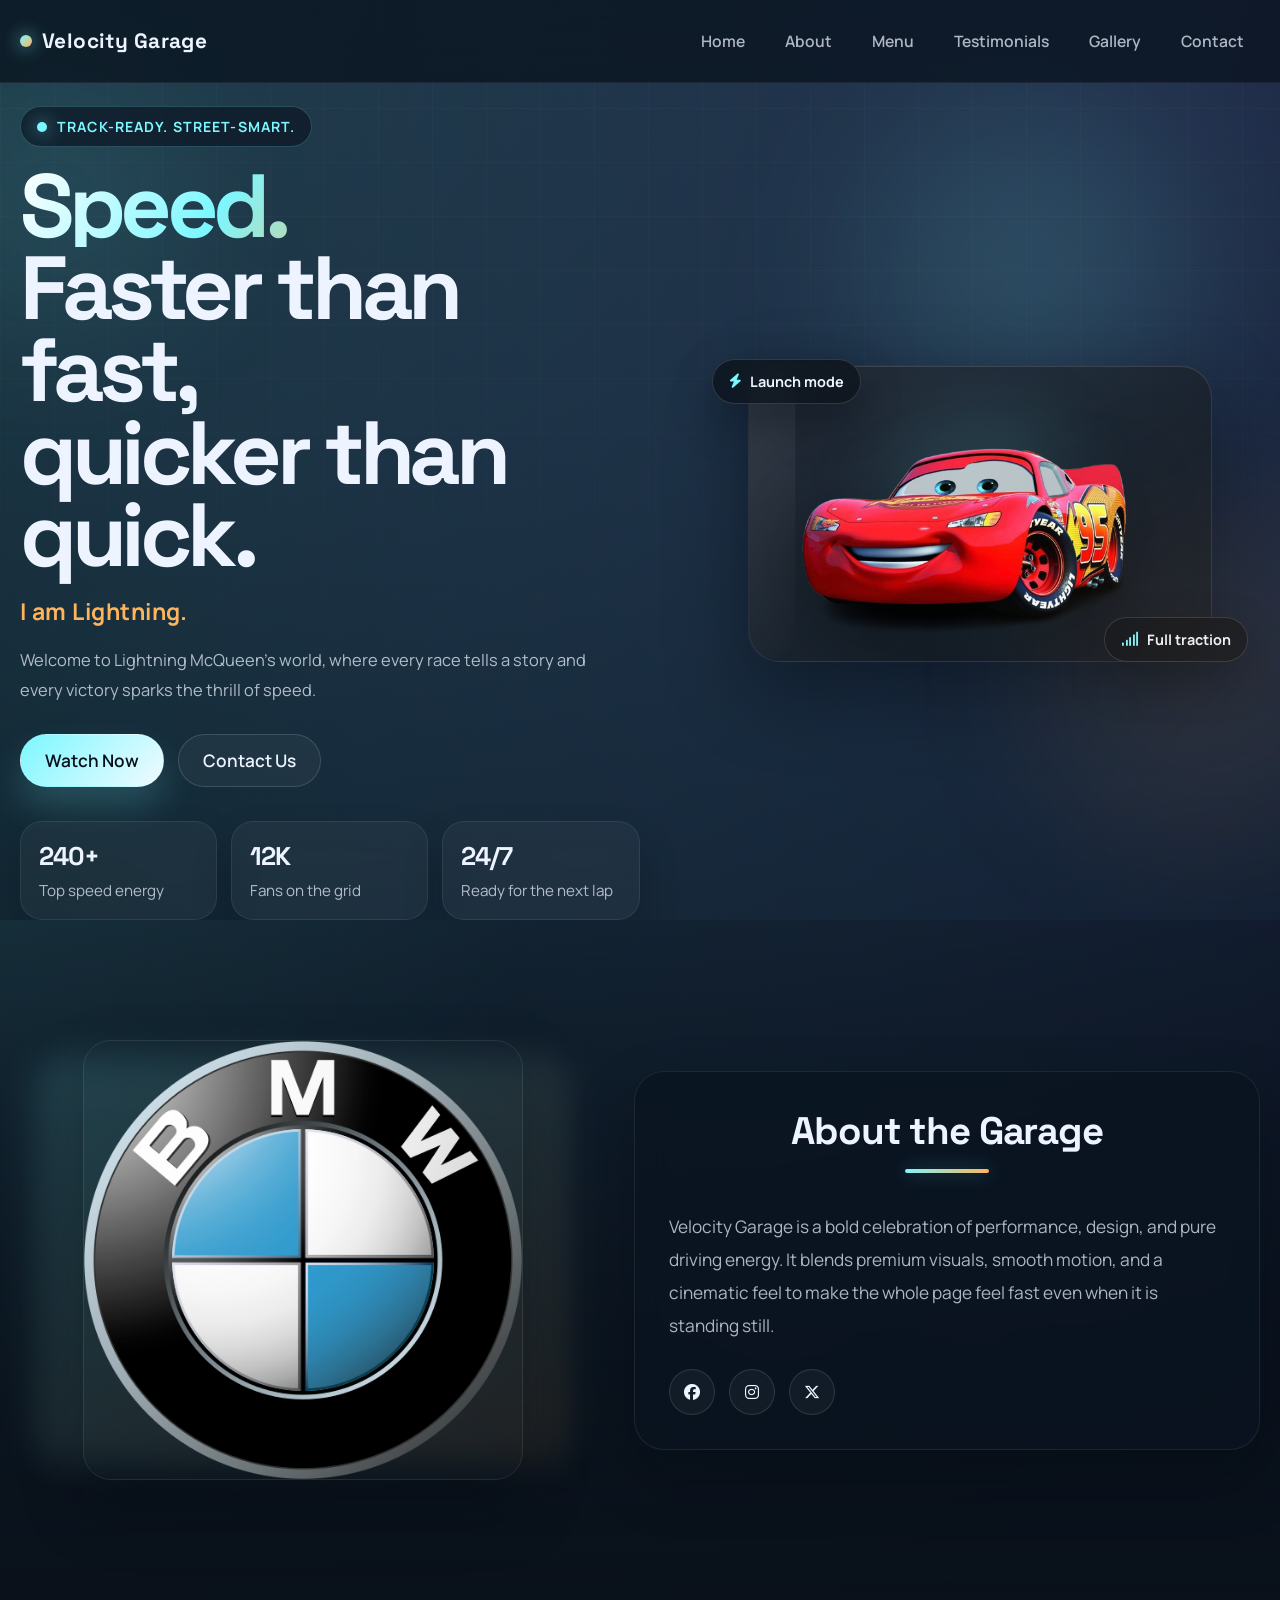
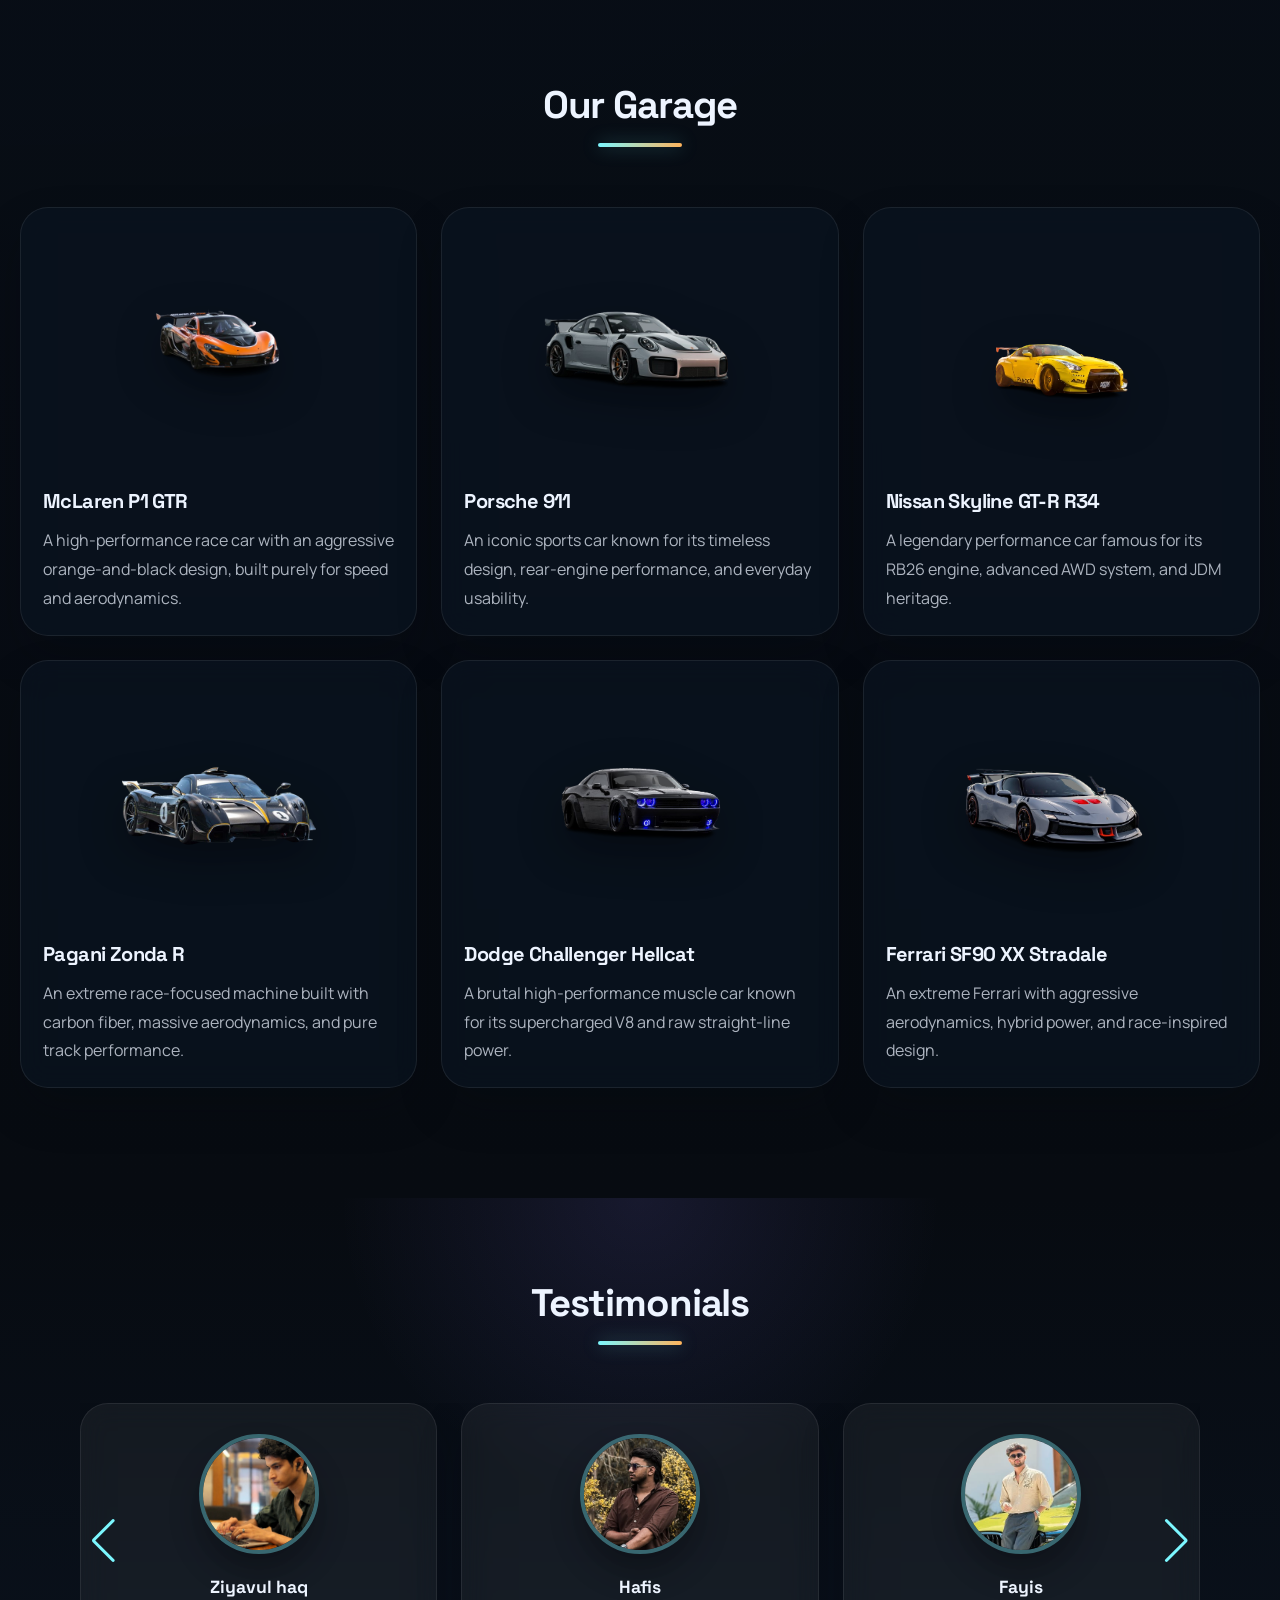
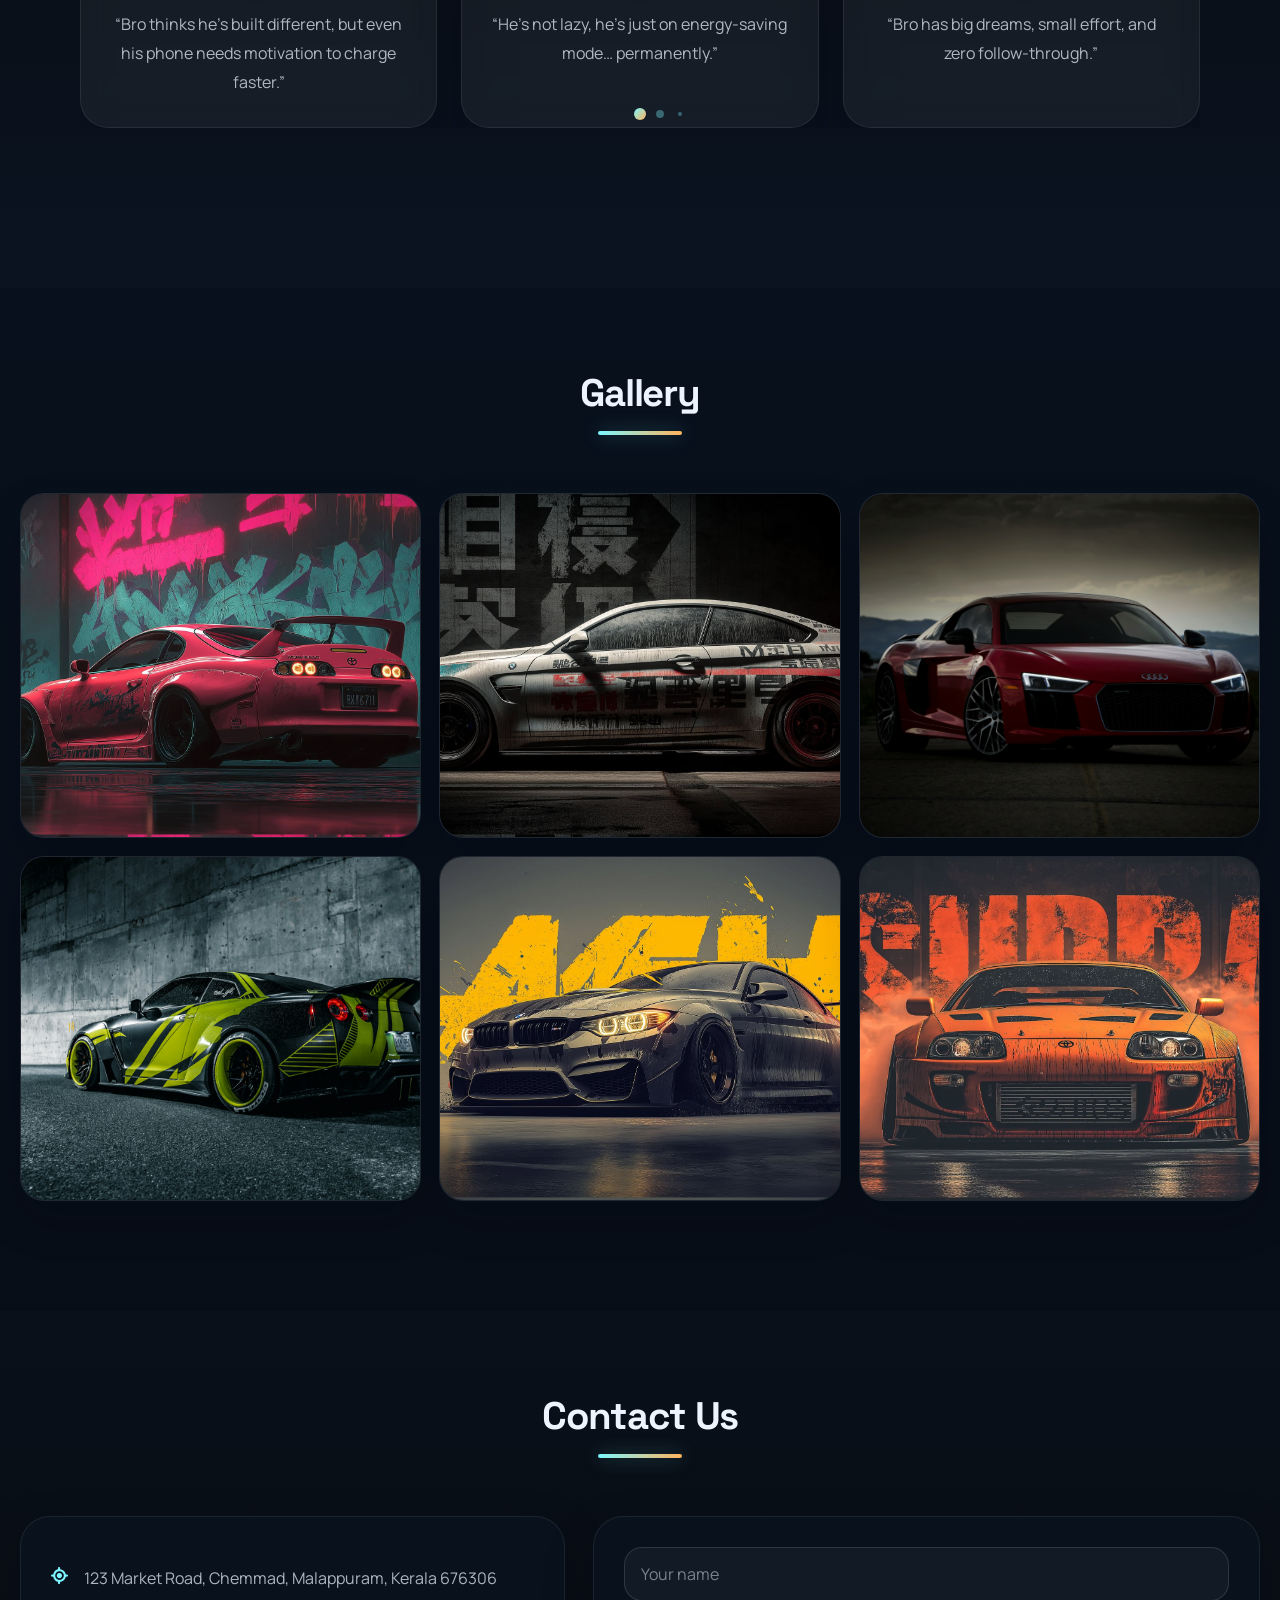
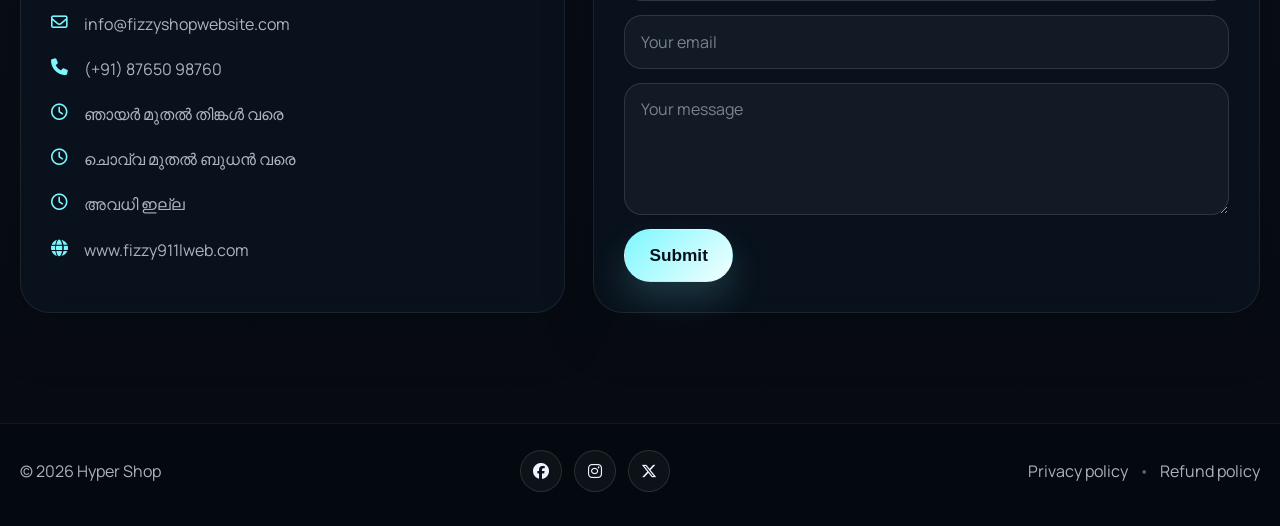
<file: index.html>
<!DOCTYPE html>
<html lang="en">
  <head>
    <meta charset="UTF-8" />
    <meta name="viewport" content="width=device-width, initial-scale=1.0" />
    <title>Velocity Garage</title>
    <link rel="icon" href="favicon.svg" type="image/svg+xml" />
    <link rel="stylesheet" href="https://cdnjs.cloudflare.com/ajax/libs/font-awesome/6.6.0/css/all.min.css" />
    <link rel="stylesheet" href="https://cdn.jsdelivr.net/npm/swiper@11/swiper-bundle.min.css" />
    <link rel="stylesheet" href="test.css" />
  </head>
  <body>
    <header>
      <nav class="navbar">
        <a href="#home" class="nav-logo">
          <h2 class="logo-text">Velocity Garage</h2>
        </a>
        <ul class="nav-menu">
          <button id="menu-close-button" class="fas fa-times" aria-label="Close menu"></button>
          <li class="nav-item">
            <a href="#home" class="nav-link">Home</a>
          </li>
          <li class="nav-item">
            <a href="#about" class="nav-link">About</a>
          </li>
          <li class="nav-item">
            <a href="#menu" class="nav-link">Menu</a>
          </li>
          <li class="nav-item">
            <a href="#testimonials" class="nav-link">Testimonials</a>
          </li>
          <li class="nav-item">
            <a href="#gallery" class="nav-link">Gallery</a>
          </li>
          <li class="nav-item">
            <a href="#contact" class="nav-link">Contact</a>
          </li>
        </ul>
        <button id="menu-open-button" class="fas fa-bars" aria-label="Open menu"></button>
      </nav>
    </header>

    <main>
      <section class="hero-section" id="home">
        <div class="section-content">
          <div class="hero-details reveal is-visible">
            <div class="hero-kicker">Track-ready. Street-smart.</div>
            <h1 class="hero-title">
              <span class="title-line accent">Speed.</span>
              <span class="title-line">Faster than fast,</span>
              <span class="title-line">quicker than quick.</span>
            </h1>
            <p class="hero-subtitle">I am Lightning.</p>
            <p class="hero-description">
              Welcome to Lightning McQueen’s world, where every race tells a story and every victory sparks the thrill of speed.
            </p>
            <div class="hero-actions">
              <a href="#gallery" class="button order-now">Watch Now</a>
              <a href="#contact" class="button contact-us">Contact Us</a>
            </div>
            <div class="hero-metrics">
              <div class="metric-card">
                <strong>240+</strong>
                <span>Top speed energy</span>
              </div>
              <div class="metric-card">
                <strong>12K</strong>
                <span>Fans on the grid</span>
              </div>
              <div class="metric-card">
                <strong>24/7</strong>
                <span>Ready for the next lap</span>
              </div>
            </div>
          </div>

          <div class="hero-image-wrapper reveal is-visible">
            <div class="hero-image-shell">
              <img src="images/coffee-hero-section.png" alt="Hero visual" class="hero-image" />
            </div>
            <div class="floating-chip top"><i class="fa-solid fa-bolt"></i> Launch mode</div>
            <div class="floating-chip bottom"><i class="fa-solid fa-signal"></i> Full traction</div>
          </div>
        </div>
      </section>

      <section class="about-section" id="about">
        <div class="section-content">
          <div class="about-image-wrapper reveal">
            <img src="images/about-image.jpg" alt="About the garage" class="about-image" />
          </div>
          <div class="about-details reveal">
            <h2 class="section-title">About the Garage</h2>
            <p class="text">
              Velocity Garage is a bold celebration of performance, design, and pure driving energy. It blends premium visuals,
              smooth motion, and a cinematic feel to make the whole page feel fast even when it is standing still.
            </p>
            <div class="social-link-list">
              <a href="https://www.facebook.com/BMW/" class="social-link"><i class="fa-brands fa-facebook"></i></a>
              <a href="https://www.instagram.com/bmw/" class="social-link"><i class="fa-brands fa-instagram"></i></a>
              <a href="https://x.com/BMW" class="social-link"><i class="fa-brands fa-x-twitter"></i></a>
            </div>
          </div>
        </div>
      </section>

      <section class="menu-section" id="menu">
        <h2 class="section-title reveal">Our Garage</h2>
        <div class="section-content">
          <ul class="menu-list">
            <li class="menu-item reveal">
              <img src="images/hot-beverages.png" alt="McLaren P1 GTR" class="menu-image" />
              <div class="menu-details">
                <h3 class="name">McLaren P1 GTR</h3>
                <p class="text">
                  A high-performance race car with an aggressive orange-and-black design, built purely for speed and aerodynamics.
                </p>
              </div>
            </li>
            <li class="menu-item reveal">
              <img src="images/cold-beverages.png" alt="Porsche 911" class="menu-image" />
              <div class="menu-details">
                <h3 class="name">Porsche 911</h3>
                <p class="text">
                  An iconic sports car known for its timeless design, rear-engine performance, and everyday usability.
                </p>
              </div>
            </li>
            <li class="menu-item reveal">
              <img src="images/refreshment.png" alt="Nissan Skyline GT-R R34" class="menu-image" />
              <div class="menu-details">
                <h3 class="name">Nissan Skyline GT-R R34</h3>
                <p class="text">
                  A legendary performance car famous for its RB26 engine, advanced AWD system, and JDM heritage.
                </p>
              </div>
            </li>
            <li class="menu-item reveal">
              <img src="images/special-combo.png" alt="Pagani Zonda R" class="menu-image" />
              <div class="menu-details">
                <h3 class="name">Pagani Zonda R</h3>
                <p class="text">
                  An extreme race-focused machine built with carbon fiber, massive aerodynamics, and pure track performance.
                </p>
              </div>
            </li>
            <li class="menu-item reveal">
              <img src="images/desserts.png" alt="Dodge Challenger Hellcat" class="menu-image" />
              <div class="menu-details">
                <h3 class="name">Dodge Challenger Hellcat</h3>
                <p class="text">
                  A brutal high-performance muscle car known for its supercharged V8 and raw straight-line power.
                </p>
              </div>
            </li>
            <li class="menu-item reveal">
              <img src="images/burger-frenchfries.png" alt="Ferrari SF90 XX Stradale" class="menu-image" />
              <div class="menu-details">
                <h3 class="name">Ferrari SF90 XX Stradale</h3>
                <p class="text">
                  An extreme Ferrari with aggressive aerodynamics, hybrid power, and race-inspired design.
                </p>
              </div>
            </li>
          </ul>
        </div>
      </section>

      <section class="testimonials-section" id="testimonials">
        <h2 class="section-title reveal">Testimonials</h2>
        <div class="section-content">
          <div class="slider-wrapper swiper reveal">
            <ul class="testimonials-list swiper-wrapper">
              <li class="testimonial swiper-slide">
                <img src="images/user-2.jpg" alt="User" class="user-image" />
                <h3 class="name">Ziyavul haq</h3>
                <i class="feedback">“Bro thinks he’s built different, but even his phone needs motivation to charge faster.”</i>
              </li>
              <li class="testimonial swiper-slide">
                <img src="images/user-3.png" alt="User" class="user-image" />
                <h3 class="name">Hafis</h3>
                <i class="feedback">“He’s not lazy, he’s just on energy-saving mode… permanently.”</i>
              </li>
              <li class="testimonial swiper-slide">
                <img src="images/user-4.png" alt="User" class="user-image" />
                <h3 class="name">Fayis</h3>
                <i class="feedback">“Bro has big dreams, small effort, and zero follow-through.”</i>
              </li>
              <li class="testimonial swiper-slide">
                <img src="images/user-5.jpg" alt="User" class="user-image" />
                <h3 class="name">Muddasir</h3>
                <i class="feedback">“Best decaf I&apos;ve tried! Smooth and flavorful. Arrived promptly.”</i>
              </li>
            </ul>
            <div class="swiper-pagination"></div>
            <div class="swiper-slide-button swiper-button-prev"></div>
            <div class="swiper-slide-button swiper-button-next"></div>
          </div>
        </div>
      </section>

      <section class="gallery-section" id="gallery">
        <h2 class="section-title reveal">Gallery</h2>
        <div class="section-content">
          <ul class="gallery-list">
            <li class="gallery-item reveal">
              <img src="images/gallery-1.jpg" alt="Gallery Image" class="gallery-image" />
            </li>
            <li class="gallery-item reveal">
              <img src="images/gallery-2.jpg" alt="Gallery Image" class="gallery-image" />
            </li>
            <li class="gallery-item reveal">
              <img src="images/gallery-3.jpg" alt="Gallery Image" class="gallery-image" />
            </li>
            <li class="gallery-item reveal">
              <img src="images/gallery-4.jpg" alt="Gallery Image" class="gallery-image" />
            </li>
            <li class="gallery-item reveal">
              <img src="images/gallery-5.jpg" alt="Gallery Image" class="gallery-image" />
            </li>
            <li class="gallery-item reveal">
              <img src="images/gallery-6.jpg" alt="Gallery Image" class="gallery-image" />
            </li>
          </ul>
        </div>
      </section>

      <section class="contact-section" id="contact">
        <h2 class="section-title reveal">Contact Us</h2>
        <div class="section-content">
          <ul class="contact-info-list reveal">
            <li class="contact-info">
              <i class="fa-solid fa-location-crosshairs"></i>
              <p>123 Market Road, Chemmad, Malappuram, Kerala 676306</p>
            </li>
            <li class="contact-info">
              <i class="fa-regular fa-envelope"></i>
              <p>info@fizzyshopwebsite.com</p>
            </li>
            <li class="contact-info">
              <i class="fa-solid fa-phone"></i>
              <p>(+91) 87650 98760</p>
            </li>
            <li class="contact-info">
              <i class="fa-regular fa-clock"></i>
              <p>ഞായർ മുതൽ തിങ്കൾ വരെ</p>
            </li>
            <li class="contact-info">
              <i class="fa-regular fa-clock"></i>
              <p>ചൊവ്വ മുതൽ ബുധൻ വരെ</p>
            </li>
            <li class="contact-info">
              <i class="fa-regular fa-clock"></i>
              <p>അവധി ഇല്ല</p>
            </li>
            <li class="contact-info">
              <i class="fa-solid fa-globe"></i>
              <p>www.fizzy911lweb.com</p>
            </li>
          </ul>

          <form action="#" class="contact-form reveal">
            <input type="text" placeholder="Your name" class="form-input" required />
            <input type="email" placeholder="Your email" class="form-input" required />
            <textarea placeholder="Your message" class="form-input" required></textarea>
            <button type="submit" class="button submit-button">Submit</button>
          </form>
        </div>
      </section>

      <footer class="footer-section">
        <div class="section-content reveal">
          <p class="copyright-text">© 2026 Hyper Shop</p>
          <div class="social-link-list">
            <a href="#" class="social-link"><i class="fa-brands fa-facebook"></i></a>
            <a href="#" class="social-link"><i class="fa-brands fa-instagram"></i></a>
            <a href="#" class="social-link"><i class="fa-brands fa-x-twitter"></i></a>
          </div>
          <p class="policy-text">
            <a href="#" class="policy-link">Privacy policy</a>
            <span class="separator">•</span>
            <a href="#" class="policy-link">Refund policy</a>
          </p>
        </div>
      </footer>
    </main>

    <script src="https://cdn.jsdelivr.net/npm/swiper@11/swiper-bundle.min.js"></script>
    <script src="test.js"></script>
  </body>
</html>
</file>
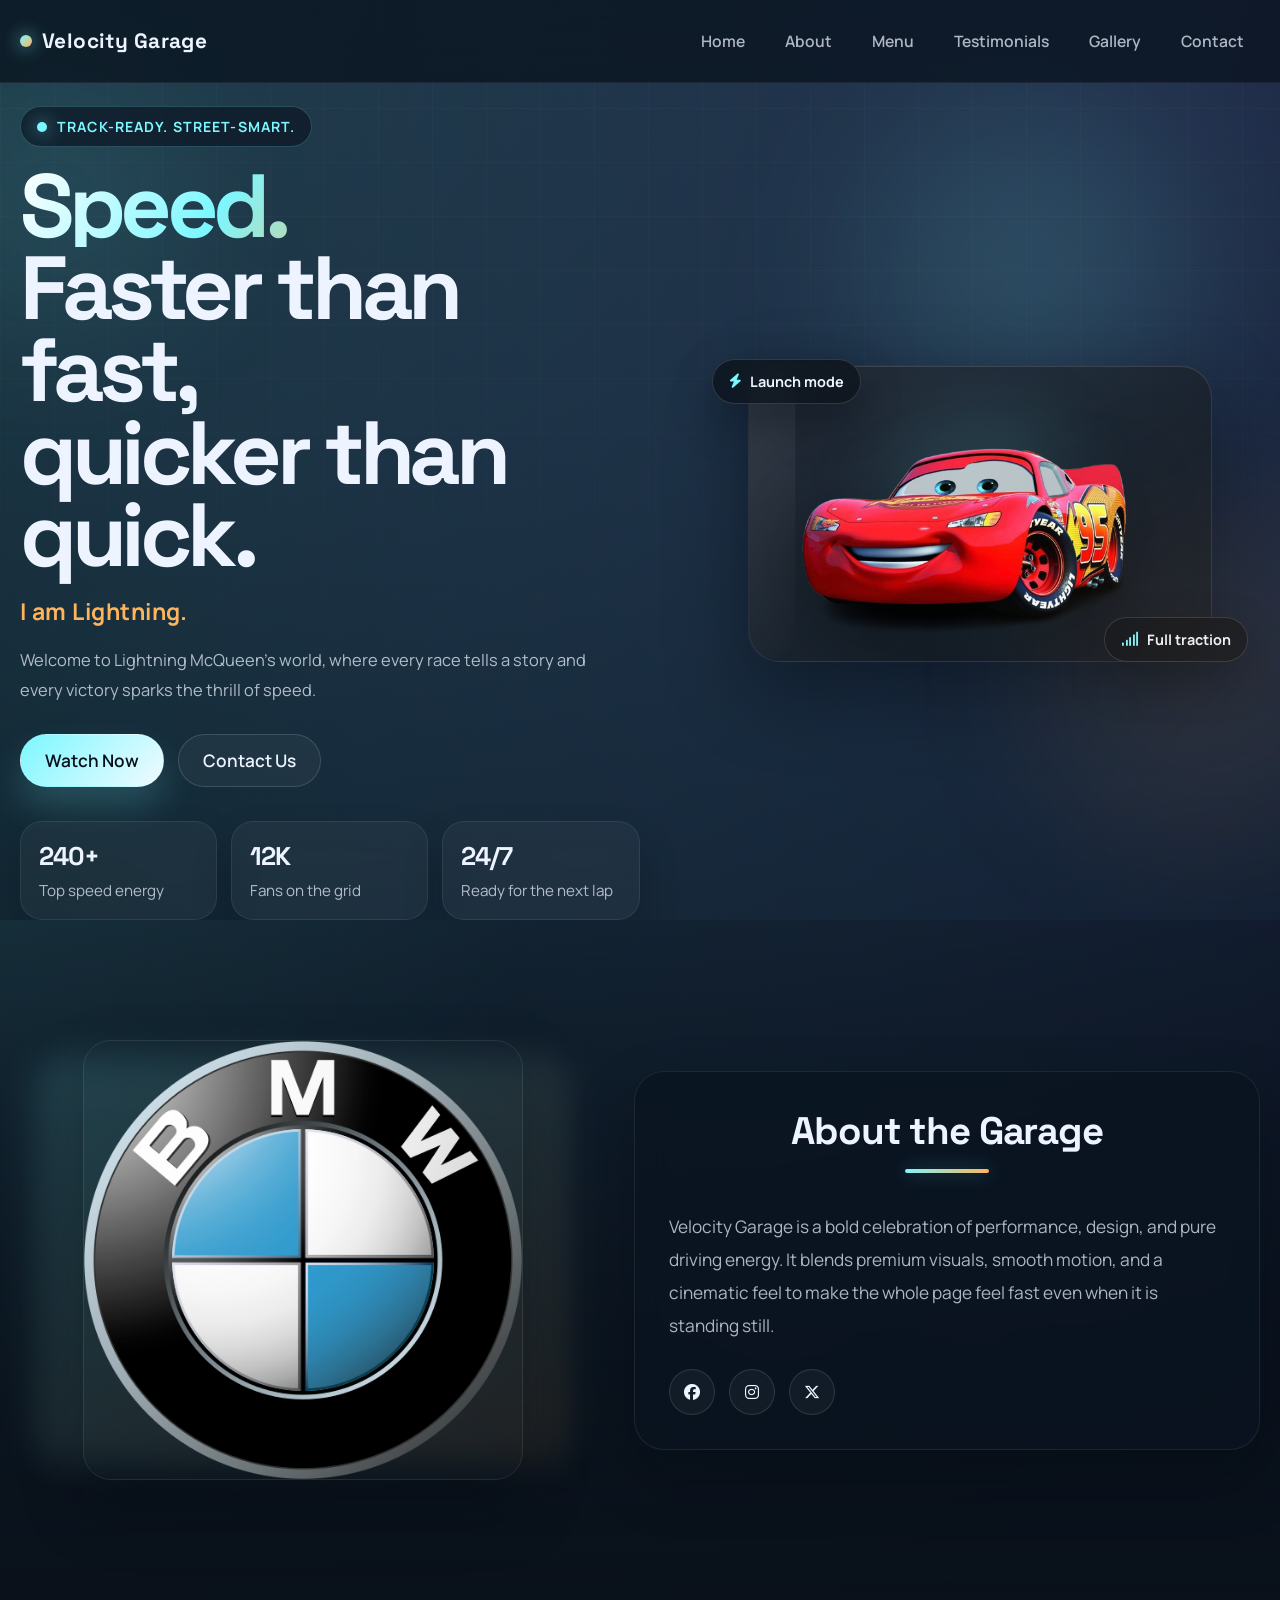
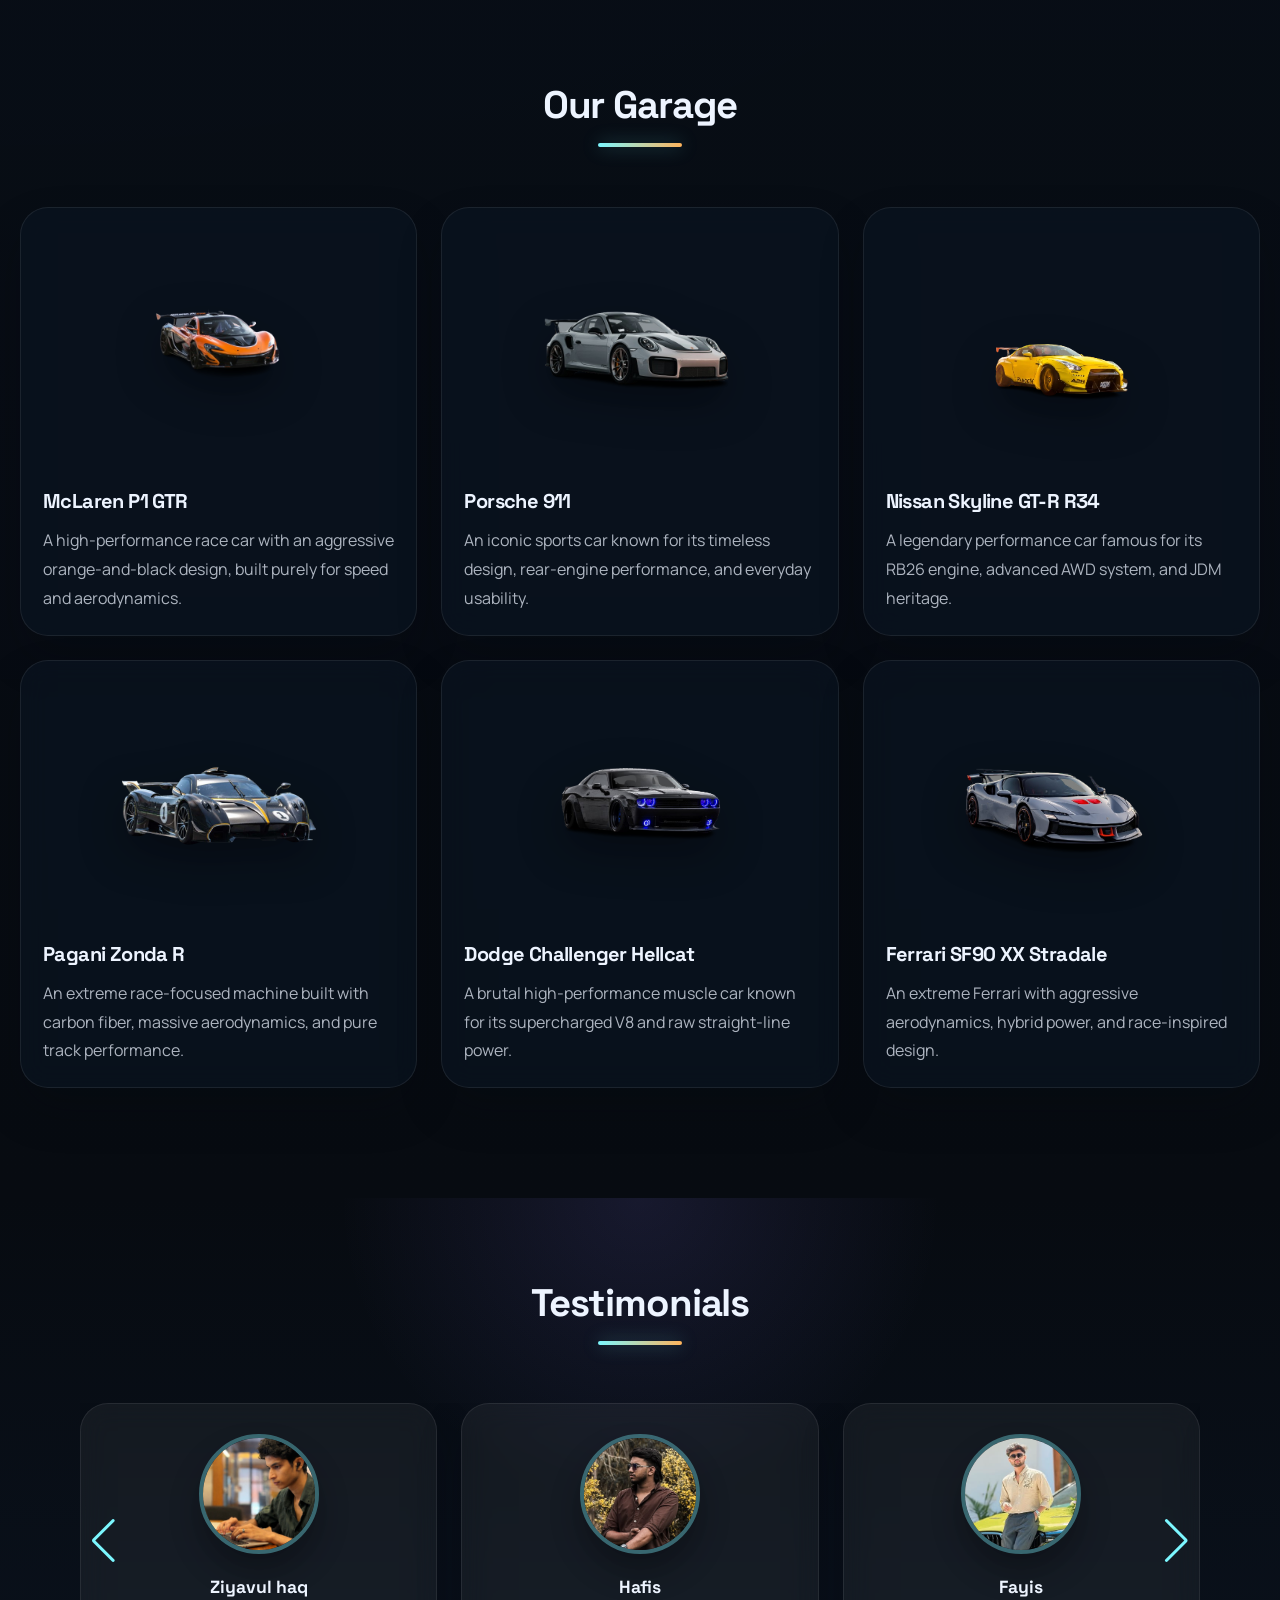
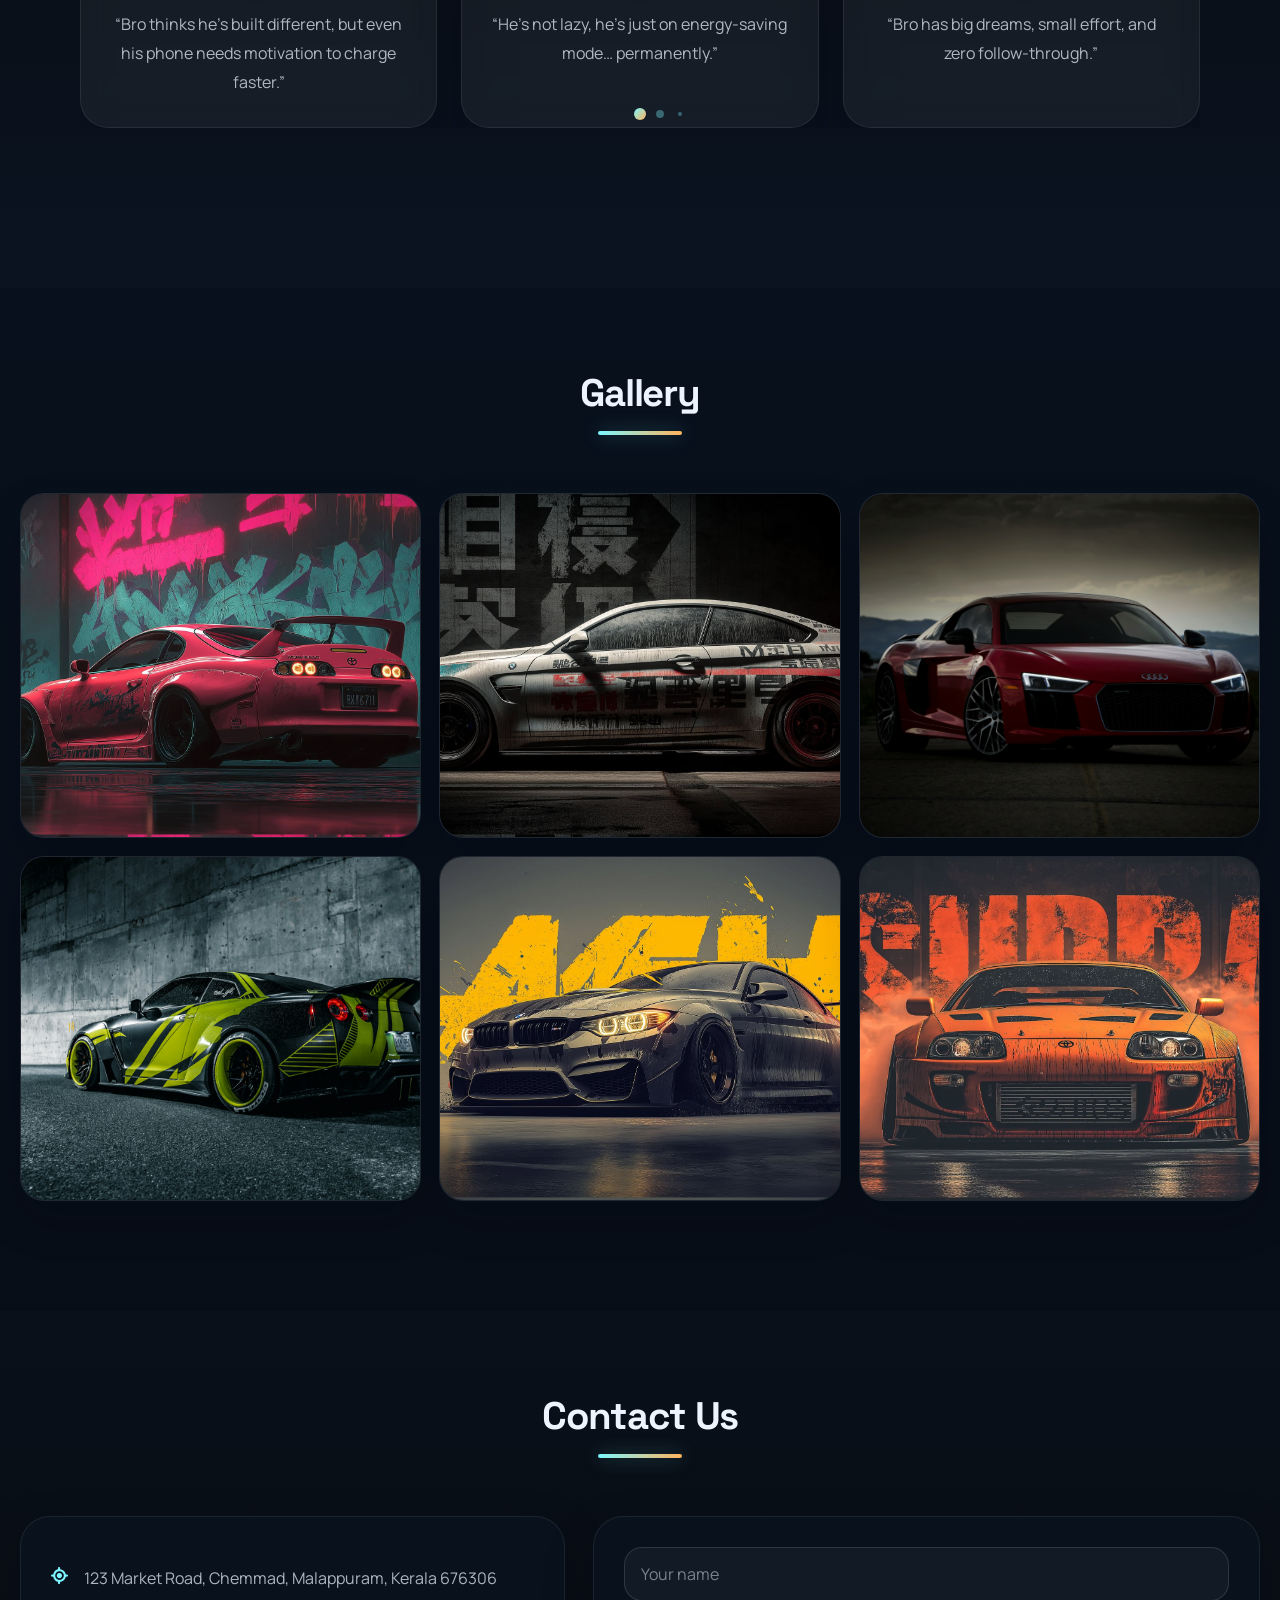
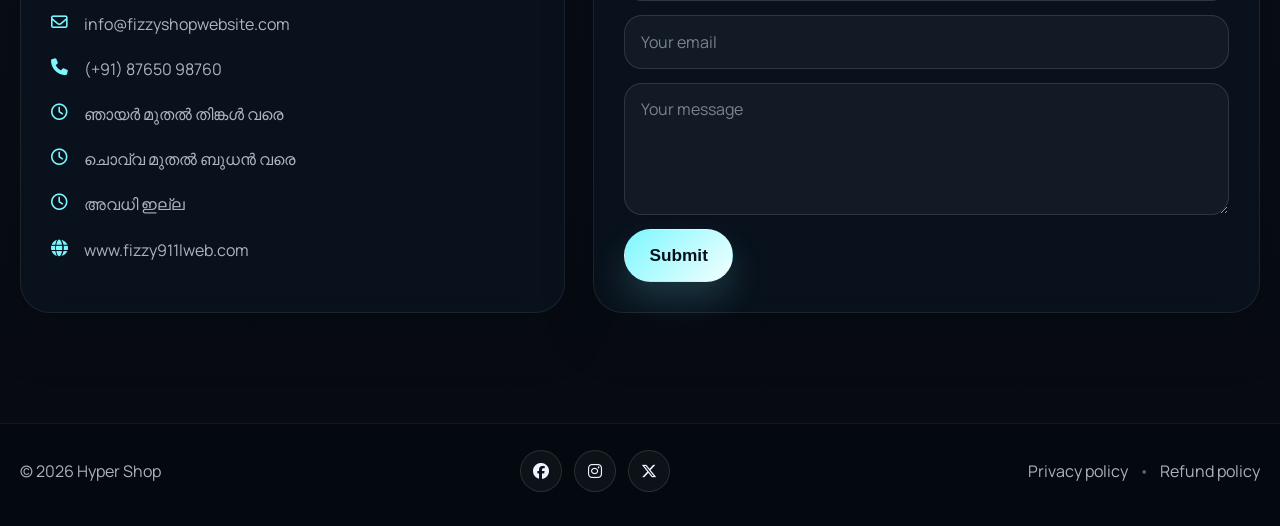
<file: test.html>
<!DOCTYPE html>
<html lang="en">
  <head>
    <meta charset="UTF-8" />
    <meta name="viewport" content="width=device-width, initial-scale=1.0" />
    <title>Velocity Garage</title>
    <link rel="stylesheet" href="https://cdnjs.cloudflare.com/ajax/libs/font-awesome/6.6.0/css/all.min.css" />
    <link rel="stylesheet" href="https://cdn.jsdelivr.net/npm/swiper@11/swiper-bundle.min.css" />
    <link rel="stylesheet" href="test.css" />
  </head>
  <body>
    <header>
      <nav class="navbar">
        <a href="#home" class="nav-logo">
          <h2 class="logo-text">Velocity Garage</h2>
        </a>
        <ul class="nav-menu">
          <button id="menu-close-button" class="fas fa-times" aria-label="Close menu"></button>
          <li class="nav-item">
            <a href="#home" class="nav-link">Home</a>
          </li>
          <li class="nav-item">
            <a href="#about" class="nav-link">About</a>
          </li>
          <li class="nav-item">
            <a href="#menu" class="nav-link">Menu</a>
          </li>
          <li class="nav-item">
            <a href="#testimonials" class="nav-link">Testimonials</a>
          </li>
          <li class="nav-item">
            <a href="#gallery" class="nav-link">Gallery</a>
          </li>
          <li class="nav-item">
            <a href="#contact" class="nav-link">Contact</a>
          </li>
        </ul>
        <button id="menu-open-button" class="fas fa-bars" aria-label="Open menu"></button>
      </nav>
    </header>

    <main>
      <section class="hero-section" id="home">
        <div class="section-content">
          <div class="hero-details reveal is-visible">
            <div class="hero-kicker">Track-ready. Street-smart.</div>
            <h1 class="hero-title">
              <span class="title-line accent">Speed.</span>
              <span class="title-line">Faster than fast,</span>
              <span class="title-line">quicker than quick.</span>
            </h1>
            <p class="hero-subtitle">I am Lightning.</p>
            <p class="hero-description">
              Welcome to Lightning McQueen’s world, where every race tells a story and every victory sparks the thrill of speed.
            </p>
            <div class="hero-actions">
              <a href="#gallery" class="button order-now">Watch Now</a>
              <a href="#contact" class="button contact-us">Contact Us</a>
            </div>
            <div class="hero-metrics">
              <div class="metric-card">
                <strong>240+</strong>
                <span>Top speed energy</span>
              </div>
              <div class="metric-card">
                <strong>12K</strong>
                <span>Fans on the grid</span>
              </div>
              <div class="metric-card">
                <strong>24/7</strong>
                <span>Ready for the next lap</span>
              </div>
            </div>
          </div>

          <div class="hero-image-wrapper reveal is-visible">
            <div class="hero-image-shell">
              <img src="images/coffee-hero-section.png" alt="Hero visual" class="hero-image" />
            </div>
            <div class="floating-chip top"><i class="fa-solid fa-bolt"></i> Launch mode</div>
            <div class="floating-chip bottom"><i class="fa-solid fa-signal"></i> Full traction</div>
          </div>
        </div>
      </section>

      <section class="about-section" id="about">
        <div class="section-content">
          <div class="about-image-wrapper reveal">
            <img src="images/about-image.jpg" alt="About the garage" class="about-image" />
          </div>
          <div class="about-details reveal">
            <h2 class="section-title">About the Garage</h2>
            <p class="text">
              Velocity Garage is a bold celebration of performance, design, and pure driving energy. It blends premium visuals,
              smooth motion, and a cinematic feel to make the whole page feel fast even when it is standing still.
            </p>
            <div class="social-link-list">
              <a href="https://www.facebook.com/BMW/" class="social-link"><i class="fa-brands fa-facebook"></i></a>
              <a href="https://www.instagram.com/bmw/" class="social-link"><i class="fa-brands fa-instagram"></i></a>
              <a href="https://x.com/BMW" class="social-link"><i class="fa-brands fa-x-twitter"></i></a>
            </div>
          </div>
        </div>
      </section>

      <section class="menu-section" id="menu">
        <h2 class="section-title reveal">Our Garage</h2>
        <div class="section-content">
          <ul class="menu-list">
            <li class="menu-item reveal">
              <img src="images/hot-beverages.png" alt="McLaren P1 GTR" class="menu-image" />
              <div class="menu-details">
                <h3 class="name">McLaren P1 GTR</h3>
                <p class="text">
                  A high-performance race car with an aggressive orange-and-black design, built purely for speed and aerodynamics.
                </p>
              </div>
            </li>
            <li class="menu-item reveal">
              <img src="images/cold-beverages.png" alt="Porsche 911" class="menu-image" />
              <div class="menu-details">
                <h3 class="name">Porsche 911</h3>
                <p class="text">
                  An iconic sports car known for its timeless design, rear-engine performance, and everyday usability.
                </p>
              </div>
            </li>
            <li class="menu-item reveal">
              <img src="images/refreshment.png" alt="Nissan Skyline GT-R R34" class="menu-image" />
              <div class="menu-details">
                <h3 class="name">Nissan Skyline GT-R R34</h3>
                <p class="text">
                  A legendary performance car famous for its RB26 engine, advanced AWD system, and JDM heritage.
                </p>
              </div>
            </li>
            <li class="menu-item reveal">
              <img src="images/special-combo.png" alt="Pagani Zonda R" class="menu-image" />
              <div class="menu-details">
                <h3 class="name">Pagani Zonda R</h3>
                <p class="text">
                  An extreme race-focused machine built with carbon fiber, massive aerodynamics, and pure track performance.
                </p>
              </div>
            </li>
            <li class="menu-item reveal">
              <img src="images/desserts.png" alt="Dodge Challenger Hellcat" class="menu-image" />
              <div class="menu-details">
                <h3 class="name">Dodge Challenger Hellcat</h3>
                <p class="text">
                  A brutal high-performance muscle car known for its supercharged V8 and raw straight-line power.
                </p>
              </div>
            </li>
            <li class="menu-item reveal">
              <img src="images/burger-frenchfries.png" alt="Ferrari SF90 XX Stradale" class="menu-image" />
              <div class="menu-details">
                <h3 class="name">Ferrari SF90 XX Stradale</h3>
                <p class="text">
                  An extreme Ferrari with aggressive aerodynamics, hybrid power, and race-inspired design.
                </p>
              </div>
            </li>
          </ul>
        </div>
      </section>

      <section class="testimonials-section" id="testimonials">
        <h2 class="section-title reveal">Testimonials</h2>
        <div class="section-content">
          <div class="slider-wrapper swiper reveal">
            <ul class="testimonials-list swiper-wrapper">
              <li class="testimonial swiper-slide">
                <img src="images/user-2.jpg" alt="User" class="user-image" />
                <h3 class="name">Ziyavul haq</h3>
                <i class="feedback">“Bro thinks he’s built different, but even his phone needs motivation to charge faster.”</i>
              </li>
              <li class="testimonial swiper-slide">
                <img src="images/user-3.png" alt="User" class="user-image" />
                <h3 class="name">Hafis</h3>
                <i class="feedback">“He’s not lazy, he’s just on energy-saving mode… permanently.”</i>
              </li>
              <li class="testimonial swiper-slide">
                <img src="images/user-4.png" alt="User" class="user-image" />
                <h3 class="name">Fayis</h3>
                <i class="feedback">“Bro has big dreams, small effort, and zero follow-through.”</i>
              </li>
              <li class="testimonial swiper-slide">
                <img src="images/user-5.jpg" alt="User" class="user-image" />
                <h3 class="name">Muddasir</h3>
                <i class="feedback">“Best decaf I&apos;ve tried! Smooth and flavorful. Arrived promptly.”</i>
              </li>
            </ul>
            <div class="swiper-pagination"></div>
            <div class="swiper-slide-button swiper-button-prev"></div>
            <div class="swiper-slide-button swiper-button-next"></div>
          </div>
        </div>
      </section>

      <section class="gallery-section" id="gallery">
        <h2 class="section-title reveal">Gallery</h2>
        <div class="section-content">
          <ul class="gallery-list">
            <li class="gallery-item reveal">
              <img src="images/gallery-1.jpg" alt="Gallery Image" class="gallery-image" />
            </li>
            <li class="gallery-item reveal">
              <img src="images/gallery-2.jpg" alt="Gallery Image" class="gallery-image" />
            </li>
            <li class="gallery-item reveal">
              <img src="images/gallery-3.jpg" alt="Gallery Image" class="gallery-image" />
            </li>
            <li class="gallery-item reveal">
              <img src="images/gallery-4.jpg" alt="Gallery Image" class="gallery-image" />
            </li>
            <li class="gallery-item reveal">
              <img src="images/gallery-5.jpg" alt="Gallery Image" class="gallery-image" />
            </li>
            <li class="gallery-item reveal">
              <img src="images/gallery-6.jpg" alt="Gallery Image" class="gallery-image" />
            </li>
          </ul>
        </div>
      </section>

      <section class="contact-section" id="contact">
        <h2 class="section-title reveal">Contact Us</h2>
        <div class="section-content">
          <ul class="contact-info-list reveal">
            <li class="contact-info">
              <i class="fa-solid fa-location-crosshairs"></i>
              <p>123 Market Road, Chemmad, Malappuram, Kerala 676306</p>
            </li>
            <li class="contact-info">
              <i class="fa-regular fa-envelope"></i>
              <p>info@fizzyshopwebsite.com</p>
            </li>
            <li class="contact-info">
              <i class="fa-solid fa-phone"></i>
              <p>(+91) 87650 98760</p>
            </li>
            <li class="contact-info">
              <i class="fa-regular fa-clock"></i>
              <p>ഞായർ മുതൽ തിങ്കൾ വരെ</p>
            </li>
            <li class="contact-info">
              <i class="fa-regular fa-clock"></i>
              <p>ചൊവ്വ മുതൽ ബുധൻ വരെ</p>
            </li>
            <li class="contact-info">
              <i class="fa-regular fa-clock"></i>
              <p>അവധി ഇല്ല</p>
            </li>
            <li class="contact-info">
              <i class="fa-solid fa-globe"></i>
              <p>www.fizzy911lweb.com</p>
            </li>
          </ul>

          <form action="#" class="contact-form reveal">
            <input type="text" placeholder="Your name" class="form-input" required />
            <input type="email" placeholder="Your email" class="form-input" required />
            <textarea placeholder="Your message" class="form-input" required></textarea>
            <button type="submit" class="button submit-button">Submit</button>
          </form>
        </div>
      </section>

      <footer class="footer-section">
        <div class="section-content reveal">
          <p class="copyright-text">© 2026 Hyper Shop</p>
          <div class="social-link-list">
            <a href="#" class="social-link"><i class="fa-brands fa-facebook"></i></a>
            <a href="#" class="social-link"><i class="fa-brands fa-instagram"></i></a>
            <a href="#" class="social-link"><i class="fa-brands fa-x-twitter"></i></a>
          </div>
          <p class="policy-text">
            <a href="#" class="policy-link">Privacy policy</a>
            <span class="separator">•</span>
            <a href="#" class="policy-link">Refund policy</a>
          </p>
        </div>
      </footer>
    </main>

    <script src="https://cdn.jsdelivr.net/npm/swiper@11/swiper-bundle.min.js"></script>
    <script src="test.js"></script>
  </body>
</html>
</file>
<file: test.css>
@import url("https://fonts.googleapis.com/css2?family=Manrope:wght@400;500;600;700;800&family=Space+Grotesk:wght@400;500;600;700&display=swap");

:root {
  --bg-color: #07111d;
  --bg-elevated: #0d1724;
  --bg-surface: rgba(11, 20, 33, 0.72);
  --surface-border: rgba(255, 255, 255, 0.08);
  --text-color: #edf4ff;
  --muted-color: rgba(237, 244, 255, 0.72);
  --accent-color: #7cf7ff;
  --accent-2-color: #ffb45c;
  --accent-3-color: #8d7dff;
  --shadow-color: rgba(3, 9, 18, 0.55);
  --white-color: #ffffff;
  --dark-color: #0a1019;
  --primary-color: #12263f;
  --secondary-color: #7cf7ff;
  --light-pink-color: #0b1421;
  --medium-gray-color: rgba(255, 255, 255, 0.14);
  --font-size-s: 0.95rem;
  --font-size-n: 1rem;
  --font-size-m: 1.08rem;
  --font-size-l: 1.35rem;
  --font-size-xl: 2rem;
  --font-size-xxl: 3.6rem;
  --font-weight-normal: 400;
  --font-weight-medium: 500;
  --font-weight-semibold: 600;
  --font-weight-bold: 700;
  --border-radius-s: 14px;
  --border-radius-m: 999px;
  --border-radius-circle: 50%;
  --site-max-width: 1280px;
}

* {
  box-sizing: border-box;
  margin: 0;
  padding: 0;
}

html {
  scroll-behavior: smooth;
  scroll-padding-top: 96px;
}

body {
  min-height: 100vh;
  overflow-x: hidden;
  color: var(--text-color);
  background:
    radial-gradient(circle at top left, rgba(124, 247, 255, 0.18), transparent 34%),
    radial-gradient(circle at top right, rgba(141, 125, 255, 0.16), transparent 28%),
    linear-gradient(180deg, #07111d 0%, #091423 42%, #060b13 100%);
  font-family: "Manrope", sans-serif;
}

body::before {
  content: "";
  position: fixed;
  inset: 0;
  pointer-events: none;
  background-image:
    linear-gradient(rgba(255, 255, 255, 0.03) 1px, transparent 1px),
    linear-gradient(90deg, rgba(255, 255, 255, 0.03) 1px, transparent 1px);
  background-size: 54px 54px;
  mask-image: linear-gradient(180deg, rgba(255, 255, 255, 0.85), transparent 90%);
  z-index: -2;
}

body::after {
  content: "";
  position: fixed;
  inset: 12% auto auto 68%;
  width: 320px;
  height: 320px;
  border-radius: 50%;
  background: rgba(124, 247, 255, 0.14);
  filter: blur(80px);
  z-index: -2;
  animation: drift 14s ease-in-out infinite;
}

ul {
  list-style: none;
}

a {
  text-decoration: none;
}

button {
  cursor: pointer;
  border: 0;
  background: none;
  color: inherit;
}

img {
  display: block;
  width: 100%;
}

:where(section, footer) .section-content {
  max-width: var(--site-max-width);
  margin: 0 auto;
  padding: 0 20px;
}

section .section-title {
  text-align: center;
  font-family: "Space Grotesk", sans-serif;
  font-size: clamp(2rem, 3vw, 2.8rem);
  letter-spacing: -0.03em;
  padding: 0 0 18px;
}

section .section-title::after {
  content: "";
  display: block;
  width: 84px;
  height: 4px;
  margin: 14px auto 0;
  border-radius: 999px;
  background: linear-gradient(90deg, var(--accent-color), var(--accent-2-color));
  box-shadow: 0 0 18px rgba(124, 247, 255, 0.34);
}

.reveal {
  opacity: 0;
  transform: translateY(34px);
  transition: opacity 0.75s ease, transform 0.75s ease;
}

.reveal.is-visible {
  opacity: 1;
  transform: translateY(0);
}

.button {
  display: inline-flex;
  align-items: center;
  justify-content: center;
  gap: 10px;
  padding: 14px 24px;
  border-radius: var(--border-radius-m);
  border: 1px solid transparent;
  font-size: var(--font-size-m);
  font-weight: var(--font-weight-semibold);
  transition: transform 0.25s ease, box-shadow 0.25s ease, border-color 0.25s ease, background 0.25s ease, color 0.25s ease;
  position: relative;
  overflow: hidden;
}

.button::before {
  content: "";
  position: absolute;
  inset: 0;
  background: linear-gradient(120deg, transparent 0%, rgba(255, 255, 255, 0.24) 50%, transparent 100%);
  transform: translateX(-120%);
  transition: transform 0.6s ease;
}

.button:hover::before {
  transform: translateX(120%);
}

.button:hover {
  transform: translateY(-2px);
}

header {
  position: fixed;
  top: 0;
  left: 0;
  width: 100%;
  z-index: 20;
  backdrop-filter: blur(18px);
  background: rgba(7, 17, 29, 0.72);
  border-bottom: 1px solid rgba(255, 255, 255, 0.06);
}

header .navbar {
  max-width: var(--site-max-width);
  margin: 0 auto;
  display: flex;
  align-items: center;
  justify-content: space-between;
  gap: 18px;
  padding: 18px 20px;
}

.navbar .nav-logo .logo-text {
  display: inline-flex;
  align-items: center;
  gap: 10px;
  font-family: "Space Grotesk", sans-serif;
  font-size: 1.3rem;
  font-weight: 700;
  letter-spacing: 0.02em;
  color: var(--text-color);
}

.navbar .nav-logo .logo-text::before {
  content: "";
  width: 12px;
  height: 12px;
  border-radius: 50%;
  background: linear-gradient(135deg, var(--accent-color), var(--accent-2-color));
  box-shadow: 0 0 18px rgba(124, 247, 255, 0.75);
}

.navbar .nav-menu {
  display: flex;
  align-items: center;
  gap: 8px;
}

.navbar .nav-menu .nav-link {
  display: inline-flex;
  align-items: center;
  justify-content: center;
  padding: 12px 16px;
  border-radius: var(--border-radius-m);
  color: var(--muted-color);
  font-size: 0.98rem;
  font-weight: 600;
  transition: color 0.25s ease, background 0.25s ease, transform 0.25s ease;
}

.navbar .nav-menu .nav-link:hover,
.navbar .nav-menu .nav-link:focus-visible {
  color: var(--bg-color);
  background: linear-gradient(135deg, var(--accent-color), #f4ffff);
  transform: translateY(-1px);
}

.navbar :is(#menu-open-button, #menu-close-button) {
  display: none;
  font-size: 1.3rem;
}

.hero-section {
  position: relative;
  min-height: 100vh;
  padding-top: 106px;
  overflow: hidden;
}

.hero-section::before,
.hero-section::after {
  content: "";
  position: absolute;
  border-radius: 50%;
  filter: blur(80px);
  opacity: 0.55;
  pointer-events: none;
}

.hero-section::before {
  top: 8%;
  left: -6%;
  width: 260px;
  height: 260px;
  background: rgba(124, 247, 255, 0.18);
  animation: drift 12s ease-in-out infinite;
}

.hero-section::after {
  right: -8%;
  bottom: 8%;
  width: 340px;
  height: 340px;
  background: rgba(255, 180, 92, 0.16);
  animation: drift 16s ease-in-out infinite reverse;
}

.hero-section .section-content {
  min-height: calc(100vh - 106px);
  display: grid;
  grid-template-columns: minmax(0, 1.05fr) minmax(320px, 0.95fr);
  align-items: center;
  gap: 60px;
}

.hero-details {
  max-width: 640px;
}

.hero-kicker {
  display: inline-flex;
  align-items: center;
  gap: 10px;
  padding: 10px 16px;
  margin-bottom: 18px;
  border: 1px solid rgba(124, 247, 255, 0.22);
  border-radius: var(--border-radius-m);
  background: rgba(13, 23, 36, 0.72);
  color: var(--accent-color);
  font-size: 0.88rem;
  font-weight: 700;
  letter-spacing: 0.08em;
  text-transform: uppercase;
}

.hero-kicker::before {
  content: "";
  width: 10px;
  height: 10px;
  border-radius: 50%;
  background: var(--accent-color);
  box-shadow: 0 0 18px rgba(124, 247, 255, 0.8);
}

.hero-title {
  font-family: "Space Grotesk", sans-serif;
  font-size: clamp(3.2rem, 7vw, 6.4rem);
  line-height: 0.92;
  letter-spacing: -0.06em;
  max-width: 10ch;
}

.hero-title .title-line {
  display: block;
  opacity: 0;
  transform: translateY(24px) scale(0.98);
  animation: titleRise 0.85s cubic-bezier(0.2, 0.9, 0.28, 1) forwards;
}

.hero-title .title-line:nth-child(2) {
  animation-delay: 0.12s;
}

.hero-title .title-line:nth-child(3) {
  animation-delay: 0.24s;
}

.hero-title .accent {
  display: block;
  width: fit-content;
  background: linear-gradient(120deg, #ffffff 0%, var(--accent-color) 35%, var(--accent-2-color) 70%, #ffffff 100%);
  background-size: 220% 100%;
  -webkit-background-clip: text;
  background-clip: text;
  color: transparent;
  animation:
    titleRise 0.85s cubic-bezier(0.2, 0.9, 0.28, 1) forwards,
    textShimmer 4.5s ease-in-out infinite;
}

.hero-subtitle {
  margin-top: 18px;
  color: var(--accent-2-color);
  font-size: clamp(1.05rem, 1.8vw, 1.45rem);
  font-weight: 700;
  letter-spacing: 0.02em;
}

.hero-description {
  margin-top: 18px;
  max-width: 58ch;
  color: var(--muted-color);
  font-size: 1.03rem;
  line-height: 1.8;
}

.hero-actions {
  display: flex;
  flex-wrap: wrap;
  gap: 14px;
  margin-top: 30px;
}

.hero-actions .order-now {
  color: #06101b;
  background: linear-gradient(135deg, var(--accent-color), #f1fbff);
  box-shadow: 0 20px 36px rgba(124, 247, 255, 0.18);
}

.hero-actions .contact-us {
  color: var(--text-color);
  border-color: rgba(255, 255, 255, 0.14);
  background: rgba(255, 255, 255, 0.04);
}

.hero-actions .contact-us:hover {
  border-color: rgba(124, 247, 255, 0.55);
  box-shadow: 0 18px 32px rgba(124, 247, 255, 0.08);
}

.hero-metrics {
  display: grid;
  grid-template-columns: repeat(3, minmax(0, 1fr));
  gap: 14px;
  margin-top: 34px;
}

.metric-card {
  padding: 18px;
  border-radius: 22px;
  border: 1px solid var(--surface-border);
  background: rgba(255, 255, 255, 0.04);
  backdrop-filter: blur(14px);
  box-shadow: 0 22px 40px rgba(2, 8, 16, 0.2);
}

.metric-card strong {
  display: block;
  font-family: "Space Grotesk", sans-serif;
  font-size: 1.6rem;
  letter-spacing: -0.04em;
}

.metric-card span {
  display: block;
  margin-top: 8px;
  color: var(--muted-color);
  font-size: 0.95rem;
}

.hero-image-wrapper {
  position: relative;
  justify-self: center;
  width: min(100%, 520px);
  padding: 28px;
}

.hero-image-shell {
  position: relative;
  overflow: hidden;
  padding: 22px;
  border-radius: 32px;
  border: 1px solid rgba(255, 255, 255, 0.08);
  background:
    linear-gradient(145deg, rgba(255, 255, 255, 0.08), rgba(255, 255, 255, 0.02)),
    rgba(8, 14, 22, 0.65);
  box-shadow:
    0 28px 80px rgba(2, 8, 16, 0.46),
    inset 0 1px 0 rgba(255, 255, 255, 0.12);
  transform-style: preserve-3d;
}

.hero-image-shell::before {
  content: "";
  position: absolute;
  inset: 10% 12%;
  border-radius: 50%;
  background: radial-gradient(circle, rgba(124, 247, 255, 0.24), transparent 64%);
  filter: blur(30px);
  pointer-events: none;
  z-index: 0;
}

.hero-image-shell::after {
  content: "";
  position: absolute;
  inset: 0;
  border-radius: inherit;
  background: linear-gradient(120deg, transparent 0%, rgba(255, 255, 255, 0.13) 50%, transparent 100%);
  transform: translateX(-90%);
  animation: shine 5.5s ease-in-out infinite;
  pointer-events: none;
}

.hero-image {
  position: relative;
  z-index: 1;
  border-radius: 24px;
  filter: drop-shadow(0 22px 35px rgba(0, 0, 0, 0.35));
  transform: translateY(0) scale(1);
  animation: float 6.5s ease-in-out infinite;
}

.floating-chip {
  position: absolute;
  z-index: 2;
  display: inline-flex;
  align-items: center;
  gap: 8px;
  padding: 12px 16px;
  border-radius: var(--border-radius-m);
  border: 1px solid rgba(255, 255, 255, 0.14);
  background: rgba(10, 17, 26, 0.72);
  backdrop-filter: blur(16px);
  box-shadow: 0 18px 40px rgba(3, 9, 18, 0.35);
  color: var(--text-color);
  font-size: 0.9rem;
  font-weight: 700;
  animation: chipFloat 5.5s ease-in-out infinite;
}

.floating-chip i {
  color: var(--accent-color);
}

.floating-chip.top {
  top: 22px;
  left: -8px;
}

.floating-chip.bottom {
  right: -8px;
  bottom: 28px;
  animation-delay: 0.8s;
}

.about-section {
  padding: 120px 0;
  background:
    linear-gradient(180deg, rgba(10, 17, 26, 0.2), rgba(10, 17, 26, 0.92)),
    radial-gradient(circle at top left, rgba(124, 247, 255, 0.07), transparent 36%);
}

.about-section .section-content {
  display: grid;
  grid-template-columns: minmax(280px, 0.95fr) minmax(0, 1.05fr);
  gap: 48px;
  align-items: center;
}

.about-image-wrapper {
  position: relative;
}

.about-image-wrapper::before {
  content: "";
  position: absolute;
  inset: 16px;
  border-radius: 28px;
  background: linear-gradient(135deg, rgba(124, 247, 255, 0.15), rgba(255, 180, 92, 0.09));
  filter: blur(18px);
}

.about-image-wrapper .about-image {
  position: relative;
  z-index: 1;
  width: 100%;
  max-width: 440px;
  margin: 0 auto;
  aspect-ratio: 1;
  object-fit: cover;
  border-radius: 28px;
  border: 1px solid rgba(255, 255, 255, 0.09);
  box-shadow: 0 28px 60px rgba(2, 8, 16, 0.35);
  transition: transform 0.35s ease;
}

.about-image-wrapper:hover .about-image {
  transform: scale(1.03) rotate(-1deg);
}

.about-details {
  padding: 34px;
  border: 1px solid var(--surface-border);
  border-radius: 30px;
  background: var(--bg-surface);
  backdrop-filter: blur(16px);
  box-shadow: 0 28px 60px rgba(2, 8, 16, 0.28);
}

.about-details .text {
  margin: 20px 0 26px;
  color: var(--muted-color);
  line-height: 1.9;
  font-size: var(--font-size-m);
}

.about-section .social-link-list,
.footer-section .social-link-list {
  display: flex;
  gap: 14px;
  align-items: center;
}

.social-link {
  display: inline-flex;
  align-items: center;
  justify-content: center;
  width: 46px;
  height: 46px;
  border-radius: 50%;
  border: 1px solid rgba(255, 255, 255, 0.12);
  color: var(--text-color);
  background: rgba(255, 255, 255, 0.04);
  transition: transform 0.25s ease, border-color 0.25s ease, color 0.25s ease, background 0.25s ease;
}

.social-link:hover {
  transform: translateY(-2px);
  border-color: rgba(124, 247, 255, 0.45);
  color: var(--accent-color);
  background: rgba(124, 247, 255, 0.08);
}

.menu-section {
  padding: 80px 0 110px;
  background: linear-gradient(180deg, rgba(8, 13, 21, 0.94), rgba(7, 11, 17, 1));
}

.menu-section .section-content {
  margin-top: 42px;
}

.menu-section .menu-list {
  display: grid;
  grid-template-columns: repeat(3, minmax(0, 1fr));
  gap: 24px;
}

.menu-section .menu-list .menu-item {
  padding: 22px;
  border-radius: 28px;
  border: 1px solid var(--surface-border);
  background: var(--bg-surface);
  backdrop-filter: blur(14px);
  box-shadow: 0 22px 46px rgba(2, 8, 16, 0.2);
  transition: transform 0.3s ease, border-color 0.3s ease, box-shadow 0.3s ease;
}

.menu-section .menu-list .menu-item:hover {
  transform: translateY(-8px);
  border-color: rgba(124, 247, 255, 0.22);
  box-shadow: 0 28px 60px rgba(2, 8, 16, 0.32);
}

.menu-section .menu-list .menu-item .menu-image {
  width: 100%;
  max-width: 240px;
  margin: 0 auto 18px;
  aspect-ratio: 1;
  object-fit: contain;
  filter: drop-shadow(0 16px 22px rgba(0, 0, 0, 0.35));
  transition: transform 0.35s ease;
}

.menu-section .menu-list .menu-item:hover .menu-image {
  transform: scale(1.06) rotate(-2deg);
}

.menu-section .menu-list .menu-item .name {
  margin-bottom: 12px;
  font-family: "Space Grotesk", sans-serif;
  font-size: 1.25rem;
  letter-spacing: -0.03em;
}

.menu-section .menu-list .menu-item .text {
  color: var(--muted-color);
  line-height: 1.8;
}

.testimonials-section {
  padding: 80px 0 110px;
  background:
    radial-gradient(circle at top, rgba(141, 125, 255, 0.12), transparent 32%),
    linear-gradient(180deg, rgba(7, 11, 17, 1), rgba(11, 20, 33, 0.96));
}

.testimonials-section .section-content {
  margin-top: 40px;
}

.testimonials-section .slider-wrapper {
  overflow: hidden;
  margin: 0 60px 50px;
}

.testimonials-section .testimonial {
  height: auto;
  padding: 30px;
  border-radius: 28px;
  border: 1px solid var(--surface-border);
  background: rgba(255, 255, 255, 0.05);
  backdrop-filter: blur(14px);
  box-shadow: 0 20px 44px rgba(2, 8, 16, 0.22);
  text-align: center;
}

.testimonials-section .testimonial .user-image {
  width: 120px;
  height: 120px;
  margin: 0 auto 22px;
  object-fit: cover;
  border-radius: 50%;
  border: 4px solid rgba(124, 247, 255, 0.35);
  box-shadow: 0 18px 30px rgba(0, 0, 0, 0.3);
}

.testimonials-section .testimonial .name {
  margin-bottom: 12px;
  font-family: "Space Grotesk", sans-serif;
  font-size: 1.1rem;
}

.testimonials-section .testimonial .feedback {
  color: var(--muted-color);
  line-height: 1.8;
  font-style: normal;
}

.testimonials-section .swiper-pagination-bullet {
  width: 12px;
  height: 12px;
  background: rgba(124, 247, 255, 0.35);
  opacity: 1;
}

.testimonials-section .swiper-pagination-bullet-active {
  background: linear-gradient(135deg, var(--accent-color), var(--accent-2-color));
}

.testimonials-section .swiper-slide-button {
  color: var(--accent-color);
  margin-top: -46px;
  transition: transform 0.25s ease, color 0.25s ease;
}

.testimonials-section .swiper-slide-button:hover {
  transform: scale(1.05);
  color: var(--white-color);
}

.gallery-section {
  padding: 80px 0 110px;
}

.gallery-section .section-content {
  margin-top: 40px;
}

.gallery-section .gallery-list {
  display: grid;
  grid-template-columns: repeat(3, minmax(0, 1fr));
  gap: 18px;
}

.gallery-section .gallery-item {
  overflow: hidden;
  border-radius: 24px;
  border: 1px solid rgba(255, 255, 255, 0.08);
  box-shadow: 0 20px 40px rgba(2, 8, 16, 0.24);
  background: rgba(255, 255, 255, 0.03);
}

.gallery-section .gallery-image {
  aspect-ratio: 1 / 0.86;
  object-fit: cover;
  transition: transform 0.45s ease, filter 0.45s ease;
}

.gallery-section .gallery-item:hover .gallery-image {
  transform: scale(1.08) rotate(1deg);
  filter: saturate(1.12) contrast(1.06);
}

.contact-section {
  padding: 80px 0 110px;
  background: linear-gradient(180deg, rgba(10, 17, 26, 0.95), rgba(7, 11, 17, 1));
}

.contact-section .section-content {
  margin-top: 40px;
  display: grid;
  grid-template-columns: minmax(0, 0.9fr) minmax(0, 1.1fr);
  gap: 28px;
  align-items: stretch;
}

.contact-info-list,
.contact-form {
  padding: 30px;
  border-radius: 30px;
  border: 1px solid var(--surface-border);
  background: var(--bg-surface);
  backdrop-filter: blur(16px);
  box-shadow: 0 24px 52px rgba(2, 8, 16, 0.24);
}

.contact-info-list .contact-info {
  display: flex;
  gap: 16px;
  align-items: flex-start;
  margin: 18px 0;
  color: var(--text-color);
}

.contact-info-list .contact-info i {
  margin-top: 3px;
  color: var(--accent-color);
  font-size: 1.05rem;
}

.contact-info-list .contact-info p {
  color: var(--muted-color);
  line-height: 1.7;
}

.contact-form {
  display: grid;
  gap: 14px;
}

.contact-form .form-input {
  width: 100%;
  min-height: 52px;
  padding: 14px 16px;
  border-radius: 18px;
  border: 1px solid rgba(255, 255, 255, 0.12);
  background: rgba(255, 255, 255, 0.04);
  color: var(--text-color);
  font: inherit;
  outline: none;
  transition: border-color 0.25s ease, box-shadow 0.25s ease, transform 0.25s ease;
}

.contact-form .form-input::placeholder {
  color: rgba(237, 244, 255, 0.48);
}

.contact-form textarea.form-input {
  min-height: 130px;
  resize: vertical;
}

.contact-form .form-input:focus {
  border-color: rgba(124, 247, 255, 0.5);
  box-shadow: 0 0 0 4px rgba(124, 247, 255, 0.08);
}

.contact-form .submit-button {
  justify-self: start;
  color: #06101b;
  background: linear-gradient(135deg, var(--accent-color), #f4ffff);
  box-shadow: 0 18px 34px rgba(124, 247, 255, 0.16);
}

.footer-section {
  padding: 26px 0 34px;
  border-top: 1px solid rgba(255, 255, 255, 0.06);
  background: rgba(5, 10, 16, 0.96);
}

.footer-section .section-content {
  display: flex;
  align-items: center;
  justify-content: space-between;
  gap: 20px;
}

.footer-section :where(.copyright-text, .policy-link) {
  color: var(--muted-color);
  transition: color 0.25s ease;
}

.footer-section .policy-link:hover,
.footer-section .social-link:hover {
  color: var(--accent-color);
}

.footer-section .policy-text .separator {
  color: rgba(237, 244, 255, 0.38);
  margin: 0 8px;
}

.footer-section .social-link-list {
  gap: 12px;
}

.footer-section .social-link {
  width: 42px;
  height: 42px;
}

@keyframes float {
  0%, 100% {
    transform: translateY(0) rotate(-1deg);
  }
  50% {
    transform: translateY(-14px) rotate(1.5deg);
  }
}

@keyframes chipFloat {
  0%, 100% {
    transform: translateY(0);
  }
  50% {
    transform: translateY(-10px);
  }
}

@keyframes shine {
  0% {
    transform: translateX(-110%);
  }
  55% {
    transform: translateX(100%);
  }
  100% {
    transform: translateX(100%);
  }
}

@keyframes drift {
  0%, 100% {
    transform: translate3d(0, 0, 0);
  }
  50% {
    transform: translate3d(22px, -20px, 0);
  }
}

@keyframes titleRise {
  0% {
    opacity: 0;
    transform: translateY(24px) scale(0.98);
    filter: blur(8px);
  }
  100% {
    opacity: 1;
    transform: translateY(0) scale(1);
    filter: blur(0);
  }
}

@keyframes textShimmer {
  0%, 100% {
    background-position: 0% 50%;
  }
  50% {
    background-position: 100% 50%;
  }
}

@media screen and (max-width: 1024px) {
  .hero-section .section-content,
  .about-section .section-content,
  .contact-section .section-content {
    grid-template-columns: 1fr;
  }

  .hero-section .section-content {
    gap: 42px;
    padding-top: 20px;
    padding-bottom: 44px;
  }

  .menu-section .menu-list,
  .gallery-section .gallery-list {
    grid-template-columns: repeat(2, minmax(0, 1fr));
  }

  .hero-image-wrapper {
    width: min(100%, 470px);
  }
}

@media screen and (max-width: 900px) {
  :root {
    --font-size-xxl: 3rem;
  }

  body.show-mobile-menu {
    overflow: hidden;
  }

  body.show-mobile-menu header::before {
    content: "";
    position: fixed;
    inset: 0;
    background: rgba(2, 7, 13, 0.58);
    backdrop-filter: blur(8px);
  }

  .navbar :is(#menu-open-button, #menu-close-button) {
    display: block;
    font-size: 1.15rem;
  }

  .navbar #menu-open-button {
    color: var(--text-color);
  }

  .navbar .nav-menu {
    position: fixed;
    top: 0;
    left: -320px;
    width: min(320px, 84vw);
    height: 100vh;
    flex-direction: column;
    align-items: flex-start;
    gap: 6px;
    padding: 94px 18px 24px;
    background: rgba(7, 17, 29, 0.96);
    border-right: 1px solid rgba(255, 255, 255, 0.08);
    transition: left 0.28s ease;
  }

  body.show-mobile-menu .nav-menu {
    left: 0;
  }

  .navbar .nav-menu .nav-link {
    width: 100%;
    justify-content: flex-start;
    color: var(--text-color);
    background: rgba(255, 255, 255, 0.03);
  }

  .navbar .nav-menu #menu-close-button {
    position: absolute;
    top: 24px;
    right: 20px;
    color: var(--text-color);
  }

  .hero-title {
    max-width: 100%;
  }

  .hero-metrics {
    grid-template-columns: 1fr;
  }

  .menu-section .menu-list,
  .gallery-section .gallery-list {
    grid-template-columns: 1fr;
  }

  .testimonials-section .slider-wrapper {
    margin: 0 0 42px;
  }
}

@media screen and (max-width: 640px) {
  .hero-section {
    padding-top: 94px;
  }

  .hero-section .section-content {
    min-height: auto;
    padding-bottom: 40px;
  }

  .hero-actions {
    flex-direction: column;
  }

  .hero-actions .button {
    width: 100%;
  }

  .hero-image-wrapper {
    width: 100%;
    padding: 0;
  }

  .hero-image-shell {
    padding: 16px;
  }

  .floating-chip {
    font-size: 0.82rem;
    padding: 10px 12px;
  }

  .about-details,
  .contact-info-list,
  .contact-form,
  .menu-section .menu-list .menu-item,
  .testimonials-section .testimonial {
    padding: 22px;
  }

  .footer-section .section-content {
    flex-direction: column;
    text-align: center;
  }

  .testimonials-section .swiper-slide-button {
    display: none;
  }
}

@media (prefers-reduced-motion: reduce) {
  html {
    scroll-behavior: auto;
  }

  *, *::before, *::after {
    animation-duration: 0.01ms !important;
    animation-iteration-count: 1 !important;
    transition-duration: 0.01ms !important;
    scroll-behavior: auto !important;
  }
}
</file>
